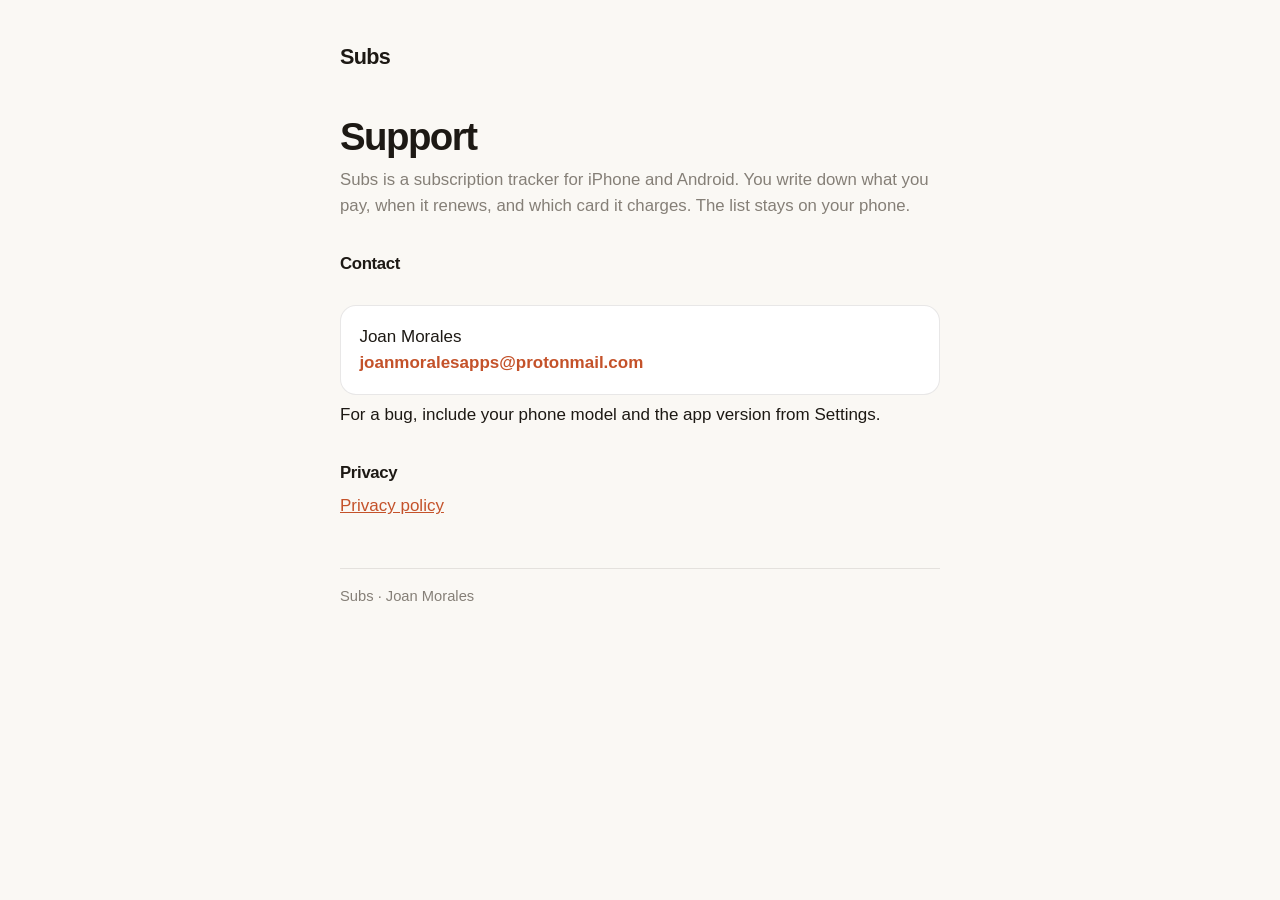
<file: index.html>
<!DOCTYPE html>
<html lang="en">
<head>
  <meta charset="utf-8">
  <meta name="viewport" content="width=device-width, initial-scale=1">
  <title>Subs — Support</title>
  <meta name="description" content="Support for Subs, a subscription tracker that keeps your list on your device.">
  <link rel="icon" href="data:image/svg+xml,%3Csvg xmlns='http://www.w3.org/2000/svg' viewBox='0 0 32 32'%3E%3Crect width='32' height='32' rx='8' fill='%23C4522A'/%3E%3Ctext x='16' y='22' text-anchor='middle' font-size='16' font-family='sans-serif' fill='white'%3ES%3C/text%3E%3C/svg%3E">
  <link rel="stylesheet" href="styles.css">
</head>
<body>
  <div class="wrap">
    <header>
      <a class="mark" href="./">Subs</a>
    </header>

    <main>
      <h1>Support</h1>
      <p class="lede">Subs is a subscription tracker for iPhone and Android. You write down what you pay, when it renews, and which card it charges. The list stays on your phone.</p>
      <h2>Contact</h2>
      <div class="card">
        <p>Joan Morales<br><a href="mailto:joanmoralesapps@protonmail.com">joanmoralesapps@protonmail.com</a></p>
      </div>
      <p>For a bug, include your phone model and the app version from Settings.</p>
      <h2>Privacy</h2>
      <p><a href="privacy/">Privacy policy</a></p>
    </main>

    <footer>Subs · Joan Morales</footer>
  </div>
</body>
</html>
</file>
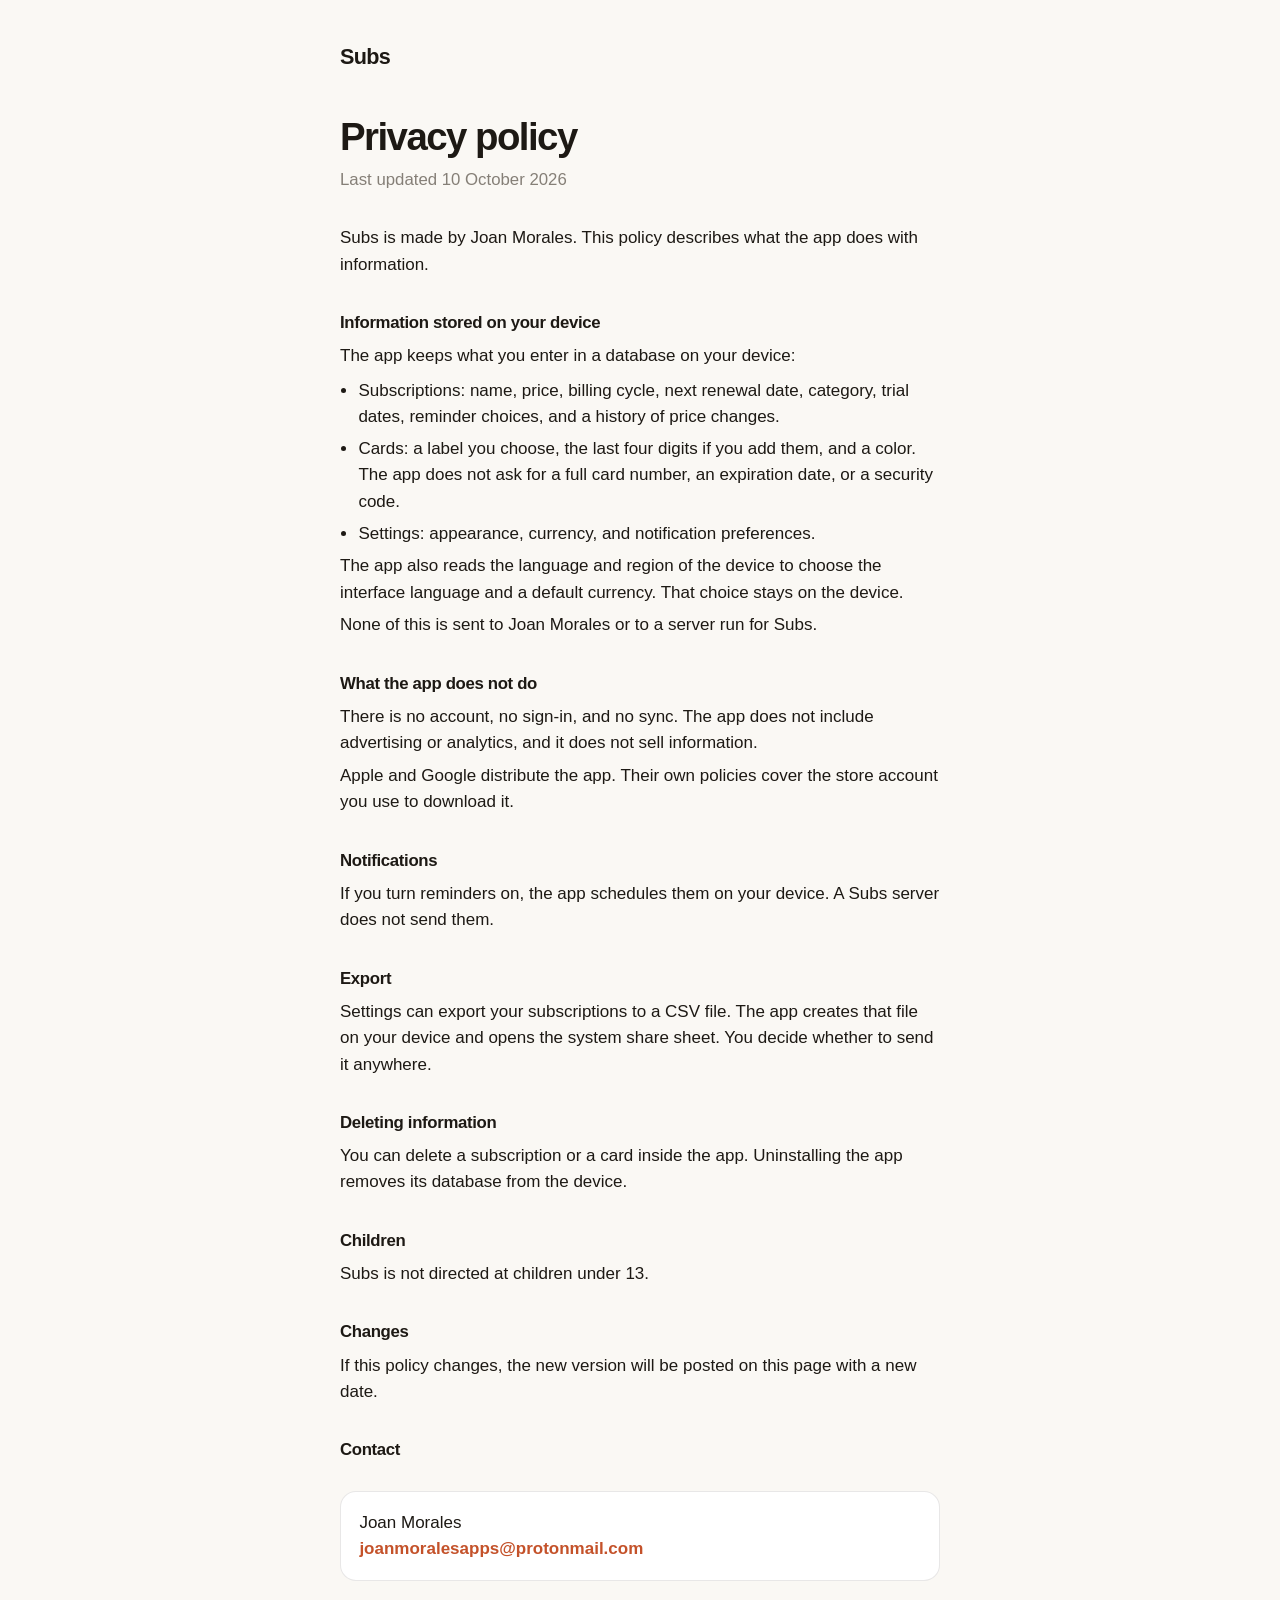
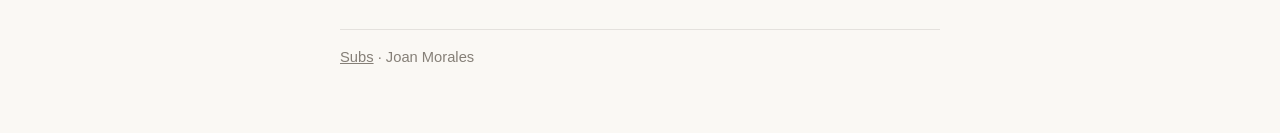
<file: privacy/index.html>
<!DOCTYPE html>
<html lang="en">
<head>
  <meta charset="utf-8">
  <meta name="viewport" content="width=device-width, initial-scale=1">
  <title>Subs — Privacy policy</title>
  <meta name="description" content="Privacy policy for Subs. Subscription data stays on your device.">
  <link rel="icon" href="data:image/svg+xml,%3Csvg xmlns='http://www.w3.org/2000/svg' viewBox='0 0 32 32'%3E%3Crect width='32' height='32' rx='8' fill='%23C4522A'/%3E%3Ctext x='16' y='22' text-anchor='middle' font-size='16' font-family='sans-serif' fill='white'%3ES%3C/text%3E%3C/svg%3E">
  <link rel="stylesheet" href="../styles.css">
</head>
<body>
  <div class="wrap">
    <header>
      <a class="mark" href="../">Subs</a>
    </header>

    <main>
      <h1>Privacy policy</h1>
      <p class="lede">Last updated 10 October 2026</p>
      <p>Subs is made by Joan Morales. This policy describes what the app does with information.</p>

      <h2>Information stored on your device</h2>
      <p>The app keeps what you enter in a database on your device:</p>
      <ul>
        <li>Subscriptions: name, price, billing cycle, next renewal date, category, trial dates, reminder choices, and a history of price changes.</li>
        <li>Cards: a label you choose, the last four digits if you add them, and a color. The app does not ask for a full card number, an expiration date, or a security code.</li>
        <li>Settings: appearance, currency, and notification preferences.</li>
      </ul>
      <p>The app also reads the language and region of the device to choose the interface language and a default currency. That choice stays on the device.</p>
      <p>None of this is sent to Joan Morales or to a server run for Subs.</p>

      <h2>What the app does not do</h2>
      <p>There is no account, no sign-in, and no sync. The app does not include advertising or analytics, and it does not sell information.</p>
      <p>Apple and Google distribute the app. Their own policies cover the store account you use to download it.</p>

      <h2>Notifications</h2>
      <p>If you turn reminders on, the app schedules them on your device. A Subs server does not send them.</p>

      <h2>Export</h2>
      <p>Settings can export your subscriptions to a CSV file. The app creates that file on your device and opens the system share sheet. You decide whether to send it anywhere.</p>

      <h2>Deleting information</h2>
      <p>You can delete a subscription or a card inside the app. Uninstalling the app removes its database from the device.</p>

      <h2>Children</h2>
      <p>Subs is not directed at children under 13.</p>

      <h2>Changes</h2>
      <p>If this policy changes, the new version will be posted on this page with a new date.</p>

      <h2>Contact</h2>
      <div class="card">
        <p>Joan Morales<br><a href="mailto:joanmoralesapps@protonmail.com">joanmoralesapps@protonmail.com</a></p>
      </div>
    </main>

    <footer><a href="../">Subs</a> · Joan Morales</footer>
  </div>
</body>
</html>
</file>
<file: styles.css>
:root {
  --bg: #faf8f4;
  --ink: #1d1914;
  --muted: #857f77;
  --line: rgba(29, 25, 20, 0.1);
  --accent: #c4522a;
  --surface: #ffffff;
  color-scheme: light;
}

* { box-sizing: border-box; }

html { background: var(--bg); }

body {
  margin: 0;
  color: var(--ink);
  background: var(--bg);
  font-family: "Avenir Next", "Segoe UI", sans-serif;
  font-size: 17px;
  line-height: 1.55;
}

a { color: var(--accent); }

.wrap {
  max-width: 40rem;
  margin: 0 auto;
  padding: 2.5rem 1.25rem 4rem;
}

header { margin-bottom: 2.75rem; }

.mark {
  color: var(--ink);
  font-weight: 700;
  font-size: 1.35rem;
  letter-spacing: -0.03em;
  text-decoration: none;
}

h1 {
  margin: 0 0 0.6rem;
  font-size: 2.4rem;
  line-height: 1.05;
  letter-spacing: -0.04em;
}

.lede {
  margin: 0 0 2rem;
  color: var(--muted);
  font-size: 1.05rem;
}

h2 {
  margin: 2rem 0 0.45rem;
  font-size: 1.05rem;
  letter-spacing: -0.02em;
}

p { margin: 0.4rem 0 0; }

ul { margin: 0.5rem 0 0; padding-left: 1.15rem; }

li + li { margin-top: 0.35rem; }

.card {
  margin-top: 1.75rem;
  padding: 1.1rem 1.15rem;
  background: var(--surface);
  border: 1px solid var(--line);
  border-radius: 16px;
}

.card p { margin: 0; }

.card a { font-weight: 600; text-decoration: none; }

footer {
  margin-top: 3rem;
  padding-top: 1rem;
  border-top: 1px solid var(--line);
  color: var(--muted);
  font-size: 0.92rem;
}

footer a { color: inherit; }
</file>
